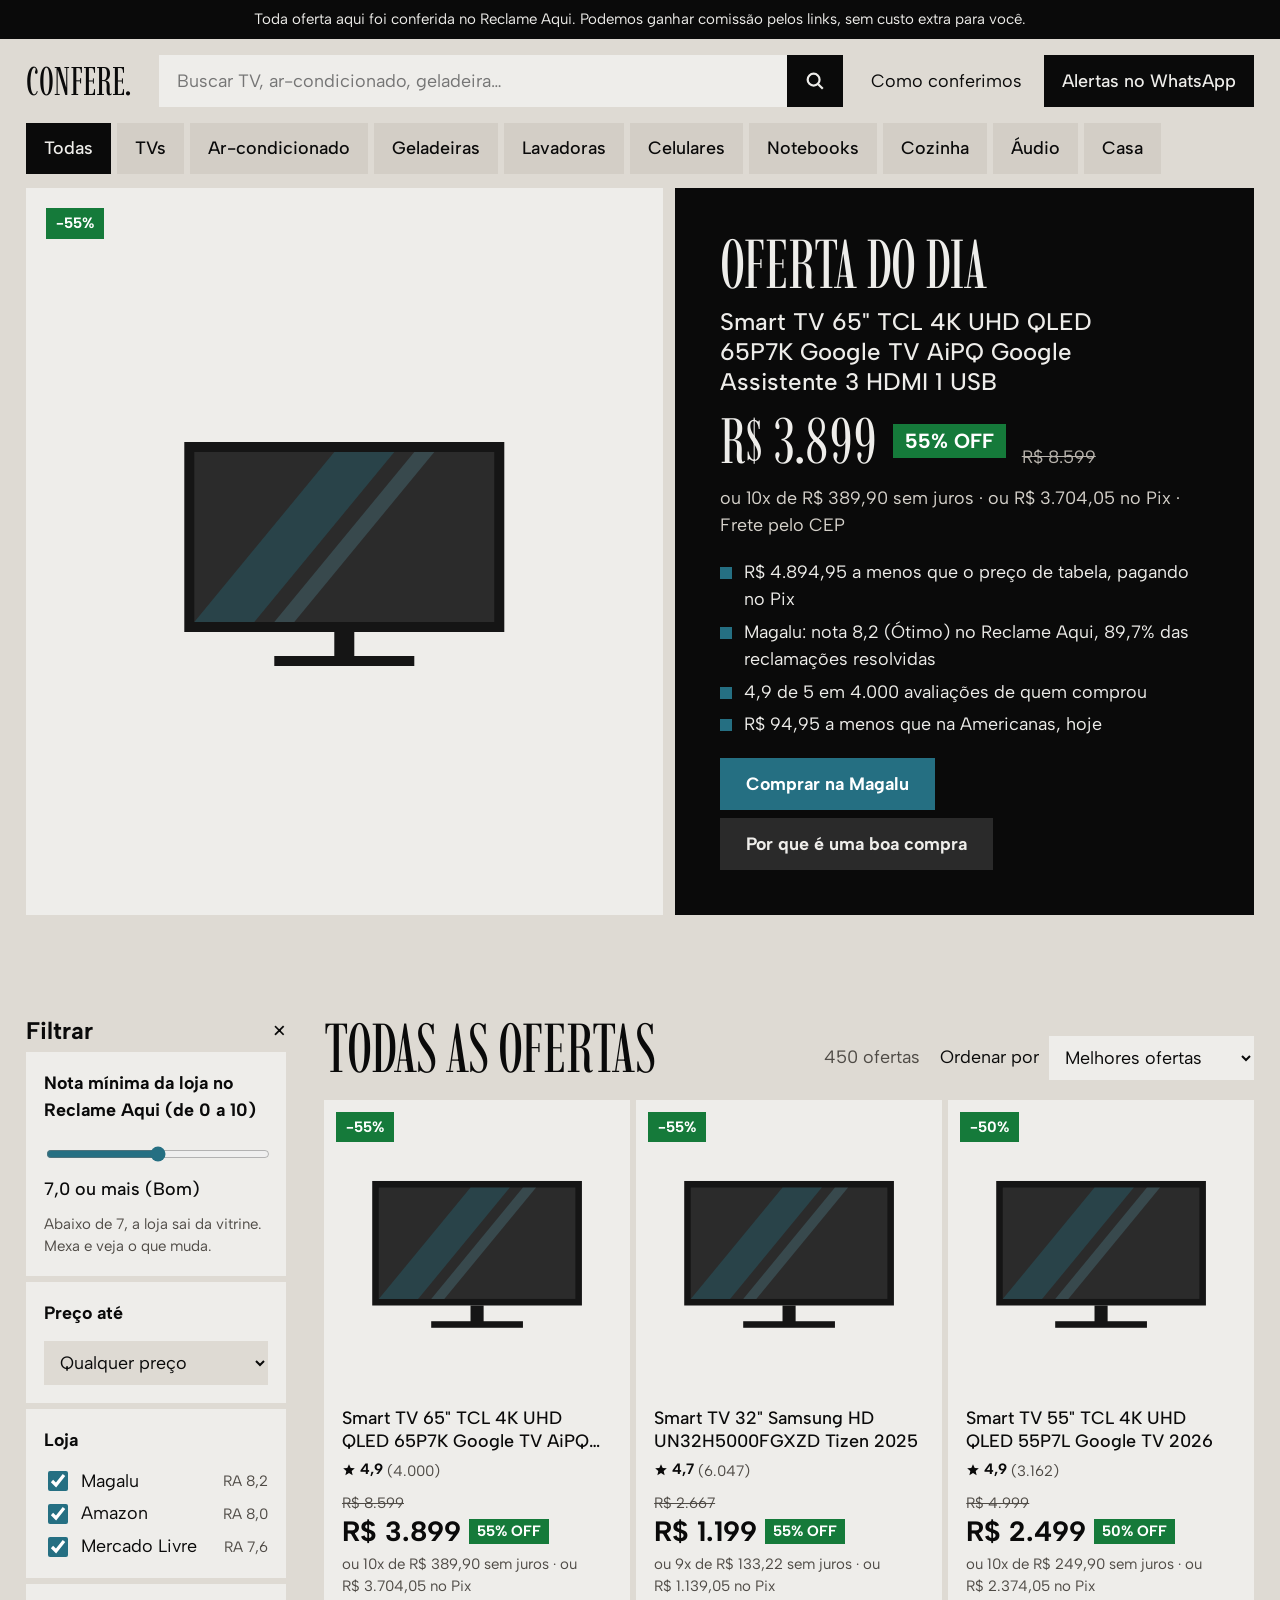
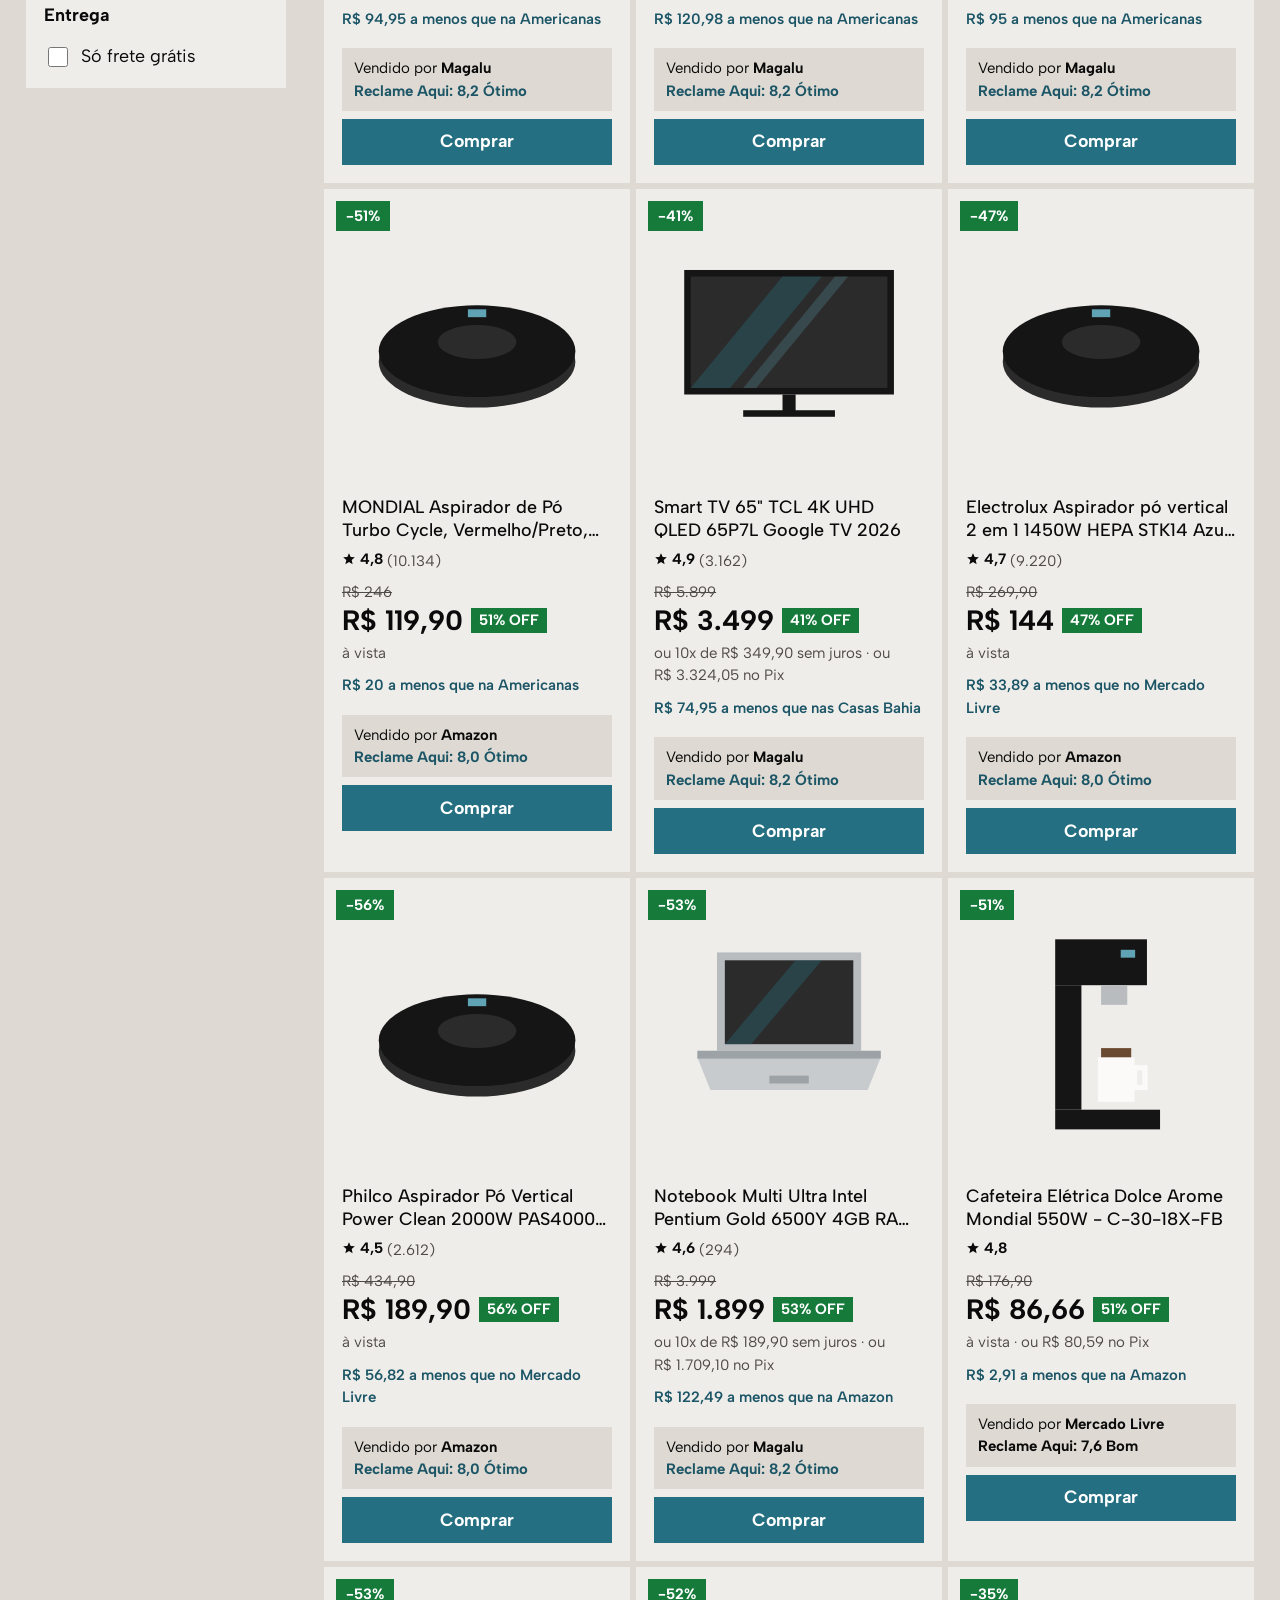
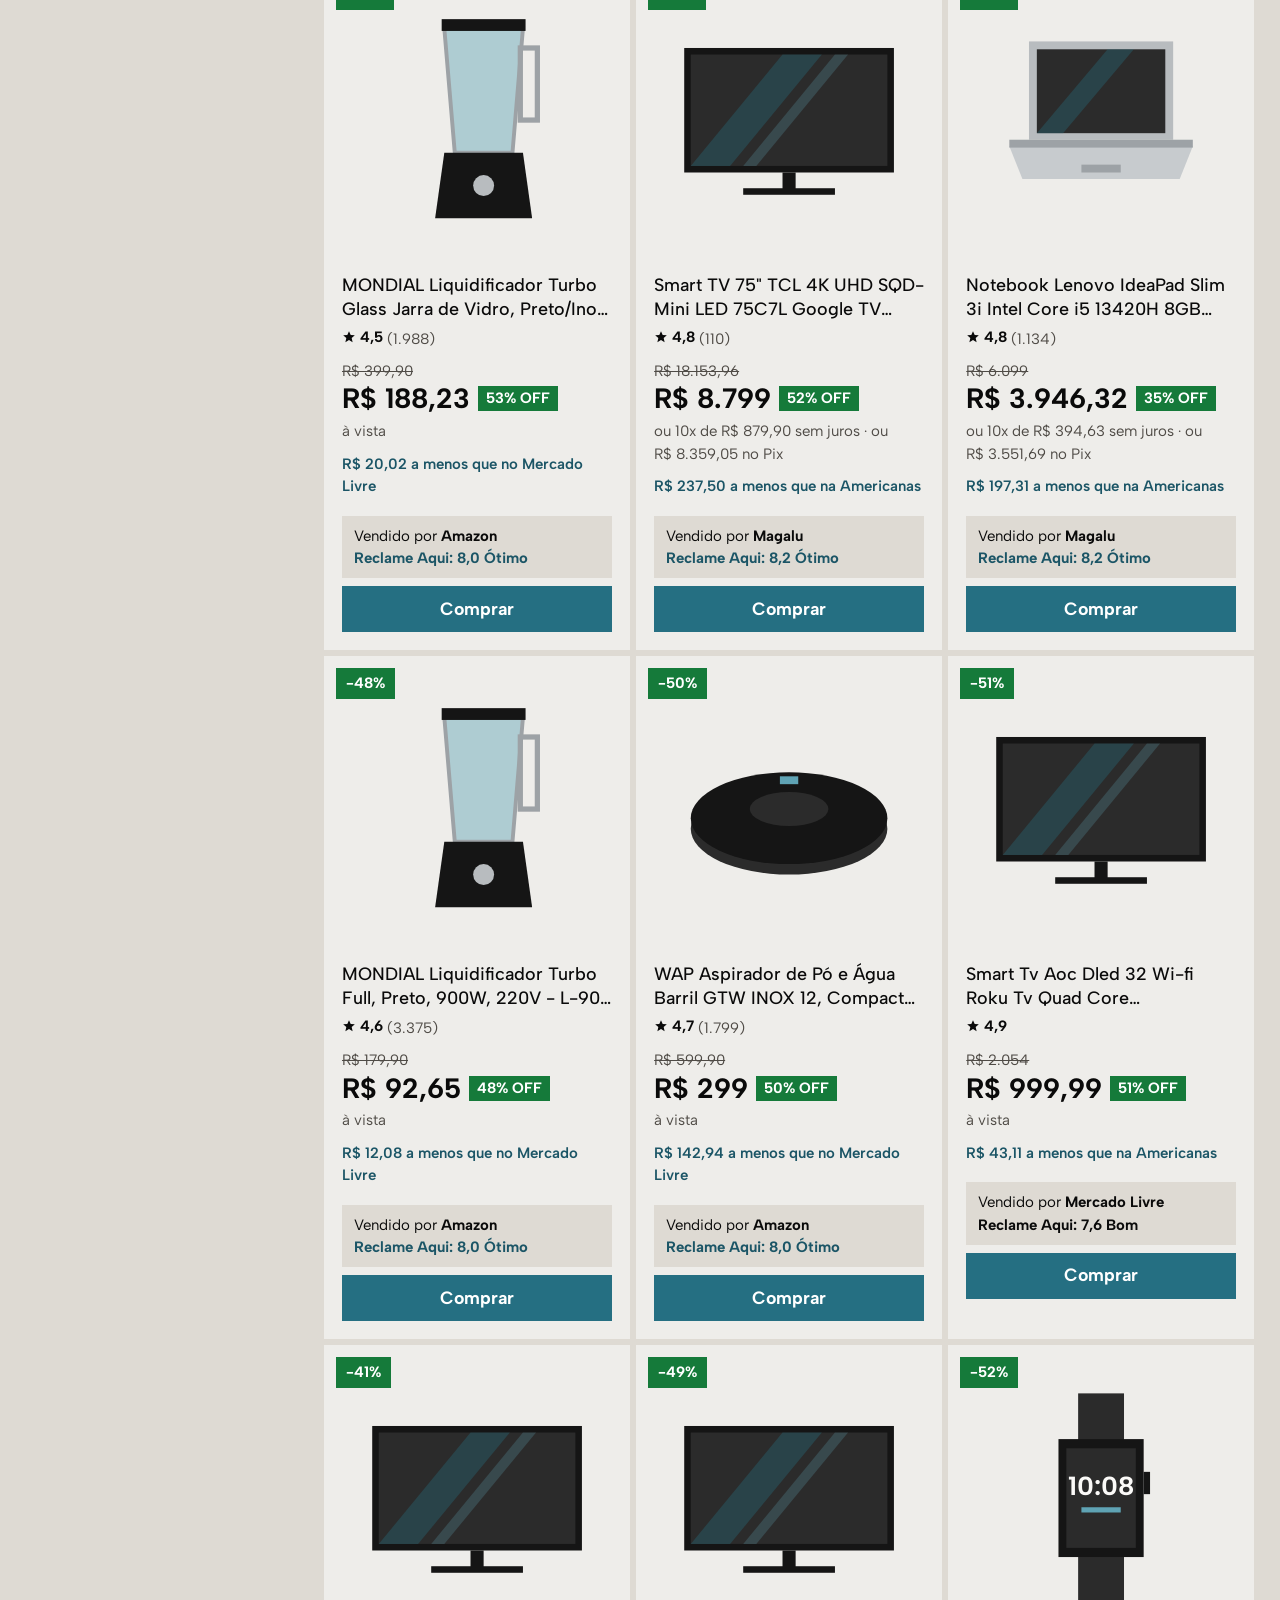
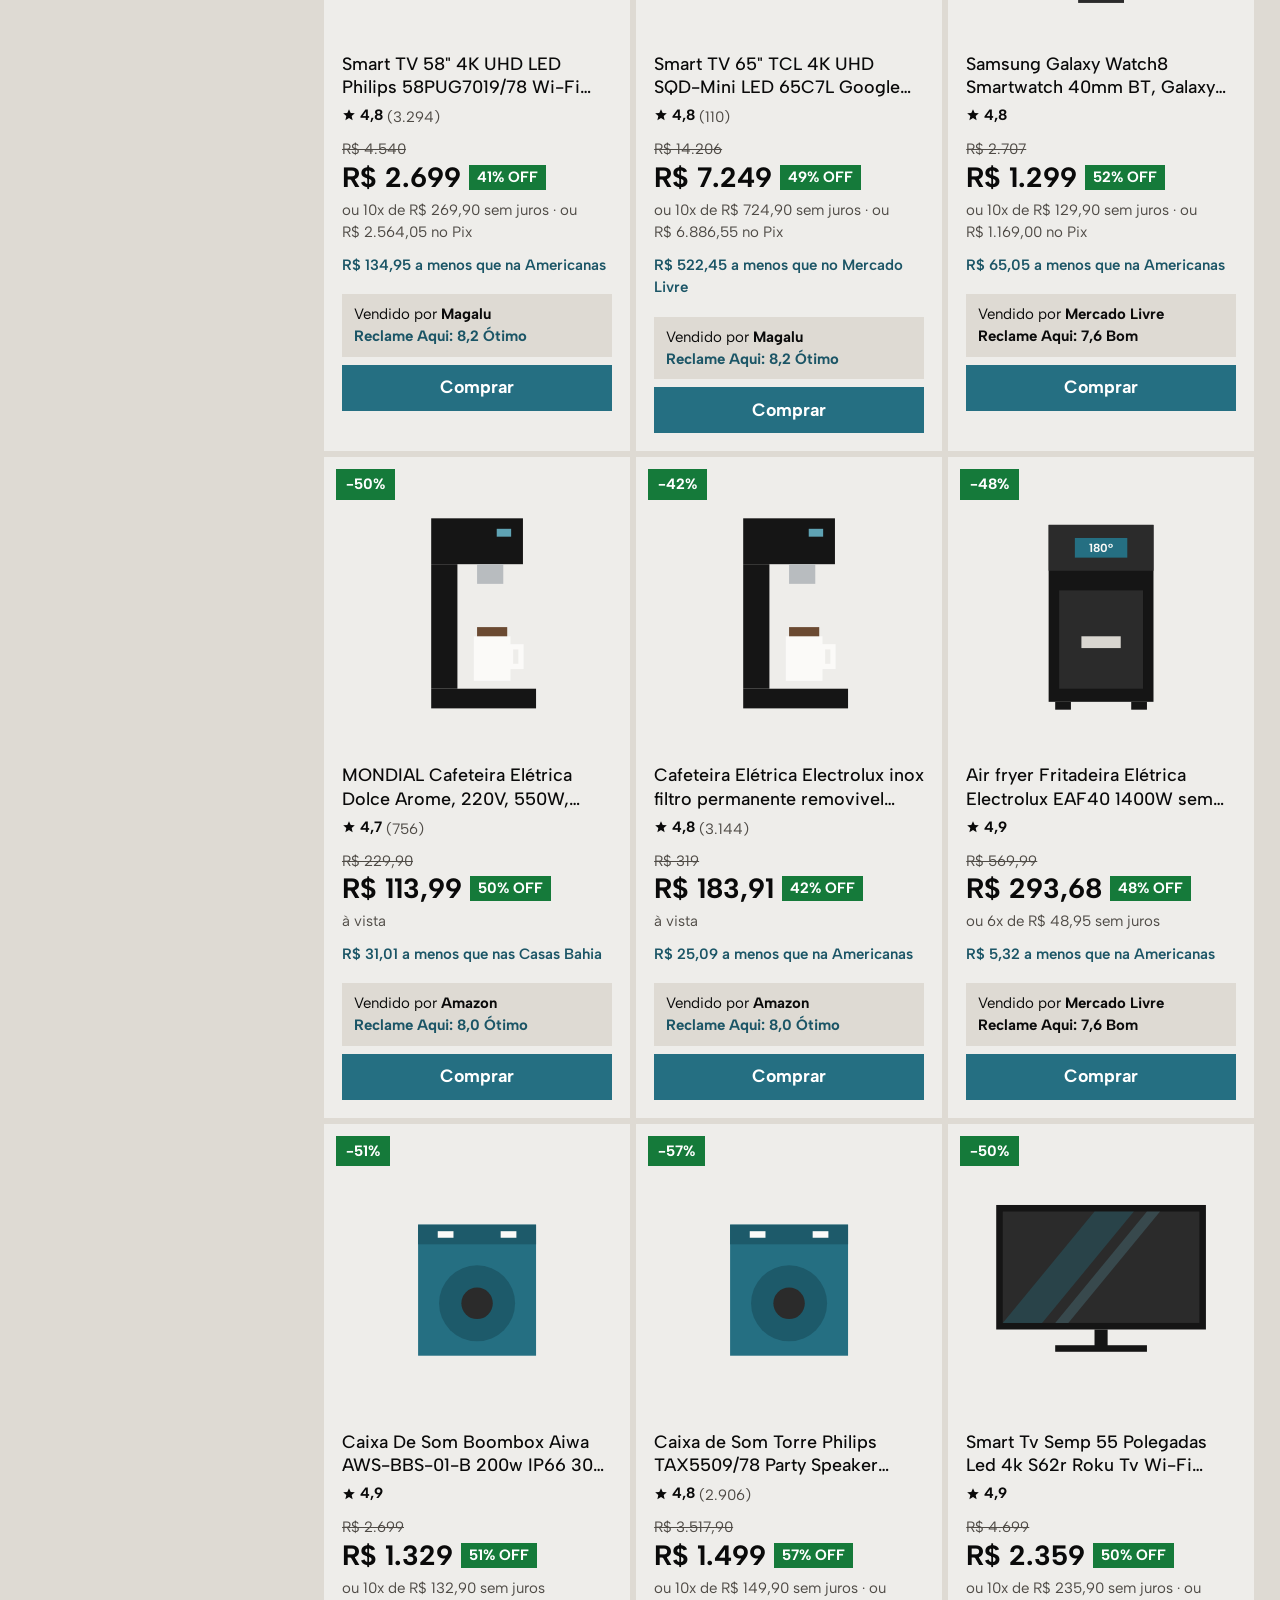
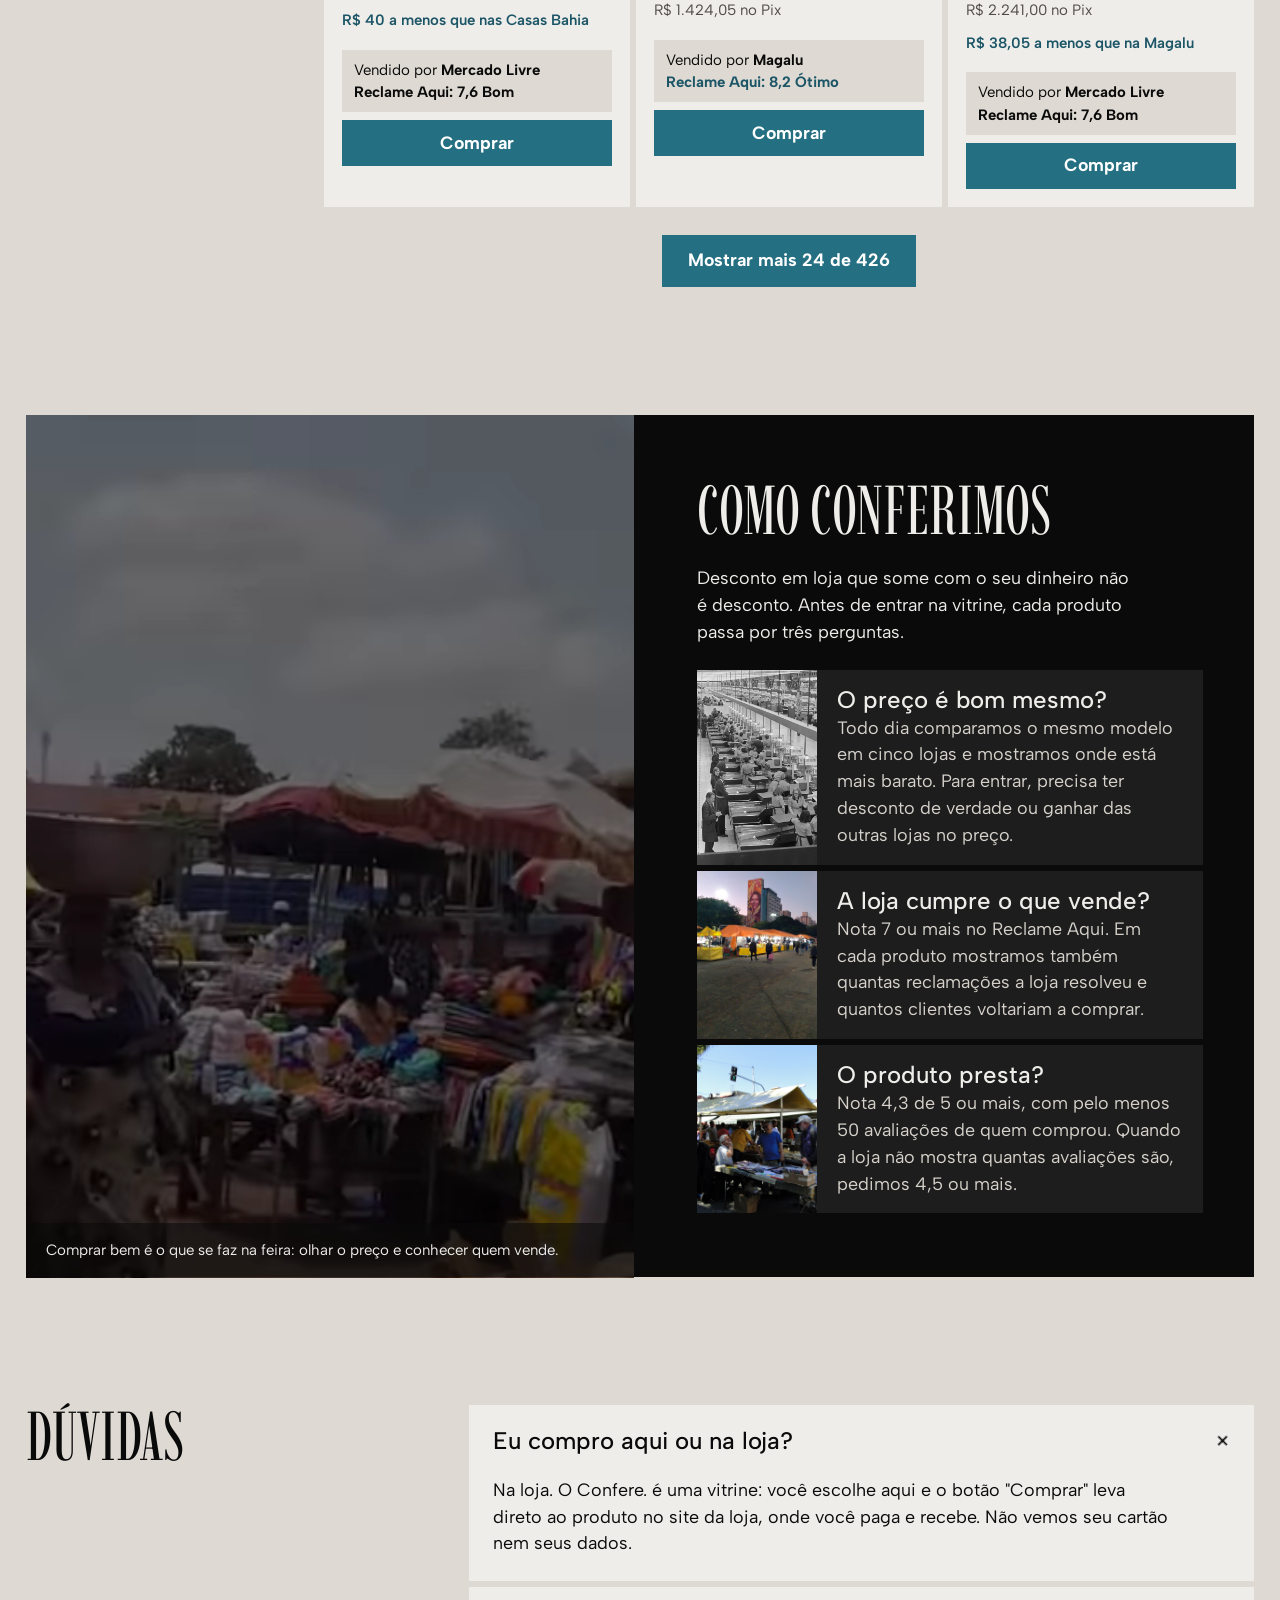
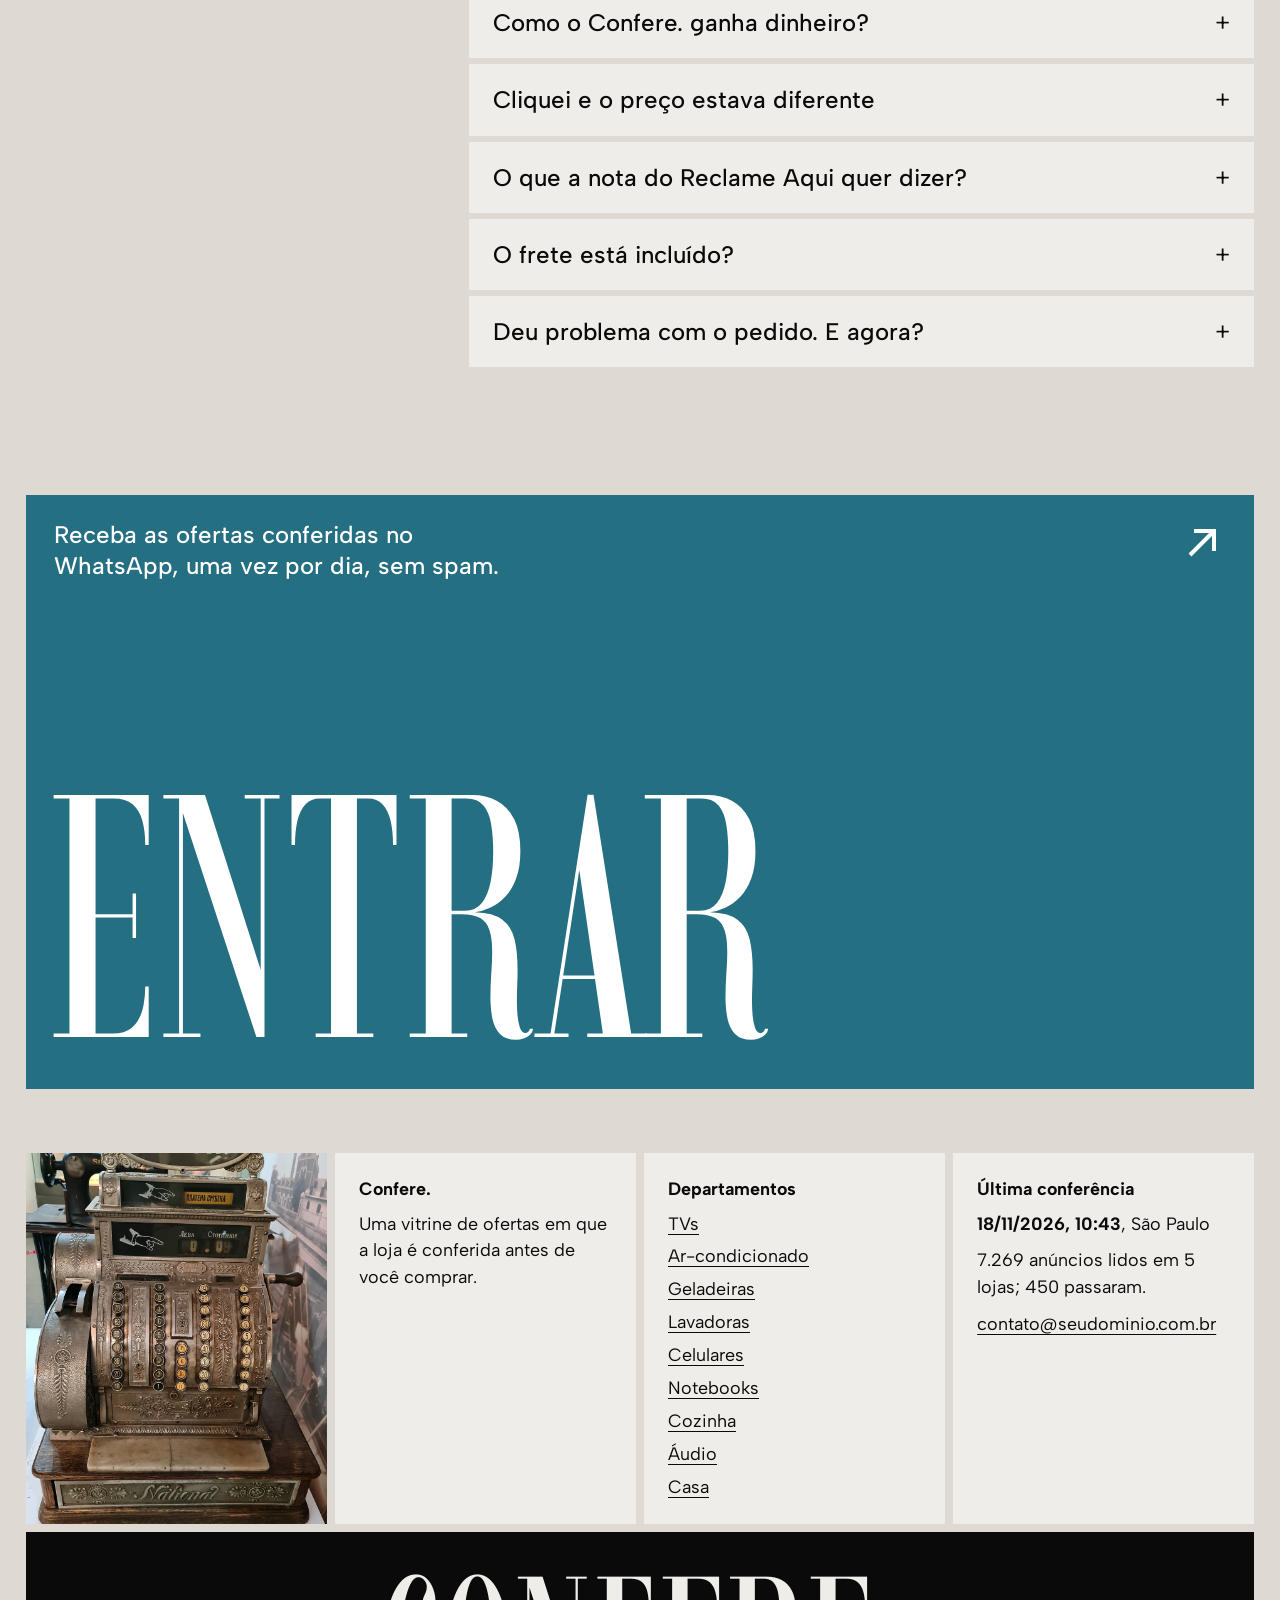
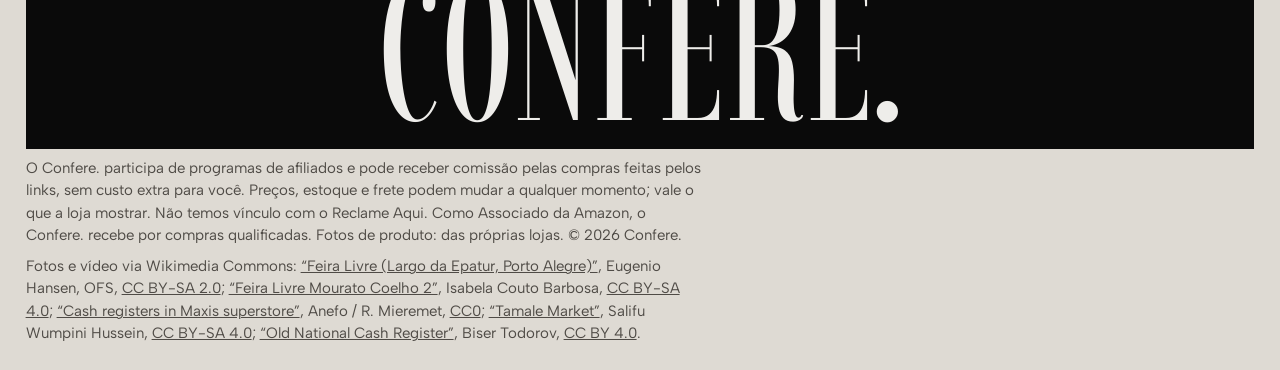
<file: index.html>
<!doctype html>
<html lang="pt-BR">
<head>
<meta charset="utf-8">
<meta name="viewport" content="width=device-width, initial-scale=1">
<title>Confere. Loja de ofertas conferidas</title>
<meta name="description" content="TVs, ar-condicionado, geladeiras, celulares e mais com preço abaixo do normal, só de lojas bem avaliadas no Reclame Aqui.">
<link rel="preconnect" href="https://fonts.googleapis.com">
<link rel="preconnect" href="https://fonts.gstatic.com" crossorigin>
<link href="https://fonts.googleapis.com/css2?family=Imbue:opsz,wght@10..100,400&family=Albert+Sans:wght@400;500;700&display=swap" rel="stylesheet">
<link rel="stylesheet" href="styles.css">
</head>
<body>

<p class="notice">Toda oferta aqui foi conferida no Reclame Aqui. Podemos ganhar comissão pelos links, sem custo extra para você.</p>

<header class="top">
  <a class="logo" href="#" aria-label="Confere., início">Confere.</a>
  <form class="search" role="search" onsubmit="return false">
    <label class="sr" for="busca">Buscar produto</label>
    <input id="busca" type="search" placeholder="Buscar TV, ar-condicionado, geladeira…" autocomplete="off">
    <button type="submit" aria-label="Buscar">
      <svg viewBox="0 0 24 24" aria-hidden="true"><circle cx="10.5" cy="10.5" r="6.5" fill="none" stroke="currentColor" stroke-width="2.4"/><path d="m15.5 15.5 5 5" stroke="currentColor" stroke-width="2.4"/></svg>
    </button>
  </form>
  <nav class="top-links" aria-label="Ajuda">
    <a href="#como">Como conferimos</a>
    <a class="top-cta" href="#alertas">Alertas no WhatsApp</a>
  </nav>
</header>

<nav class="cats" aria-label="Departamentos">
  <div class="cats-row" id="cats"></div>
</nav>

<main>
  <!-- OFERTA DO DIA -->
  <section class="deal" id="destaque" aria-labelledby="deal-title">
    <button class="deal-img" id="deal-img" type="button" aria-label="Ver detalhes da oferta do dia"></button>
    <div class="deal-info">
      <h1 id="deal-title">Oferta do dia</h1>
      <p class="deal-name" id="deal-name"></p>
      <p class="deal-price"><s id="deal-de"></s> <strong id="deal-por"></strong> <b class="pct" id="deal-pct"></b></p>
      <p class="deal-terms" id="deal-terms"></p>
      <ul class="deal-checks" id="deal-checks"></ul>
      <div class="deal-actions">
        <a class="btn" id="deal-buy" href="#" rel="sponsored nofollow noopener" target="_blank">Comprar na loja</a>
        <button class="btn btn-ghost" type="button" id="deal-more">Por que é uma boa compra</button>
      </div>
    </div>
  </section>

  <!-- VITRINE -->
  <section class="shop" id="loja" aria-labelledby="loja-title">
    <aside class="filters" aria-labelledby="filtros-title">
      <details class="filters-box" id="filtros-box" open>
      <summary class="filters-title"><h2 id="filtros-title" style="font:inherit;margin:0">Filtrar</h2></summary>

      <fieldset>
        <legend>Nota mínima da loja no Reclame Aqui (de 0 a 10)</legend>
        <div class="gauge">
          <input type="range" id="nota-min" min="5" max="9" step="0.5" value="7" aria-describedby="nota-help">
          <output id="nota-out" for="nota-min">7,0 ou mais</output>
        </div>
        <p id="nota-help" class="help">Abaixo de 7, a loja sai da vitrine. Mexa e veja o que muda.</p>
      </fieldset>

      <fieldset>
        <legend>Preço até</legend>
        <select id="preco-max" aria-label="Preço máximo">
          <option value="0">Qualquer preço</option>
          <option value="500">R$ 500</option>
          <option value="1000">R$ 1.000</option>
          <option value="2000">R$ 2.000</option>
          <option value="3000">R$ 3.000</option>
        </select>
      </fieldset>

      <fieldset>
        <legend>Loja</legend>
        <div id="lojas-filtro" class="checks"></div>
      </fieldset>

      <fieldset id="frete-box">
        <legend>Entrega</legend>
        <label class="check"><input type="checkbox" id="frete-gratis"> Só frete grátis</label>
      </fieldset>
      </details>
    </aside>

    <div class="results">
      <div class="results-head">
        <h2 id="loja-title">Todas as ofertas</h2>
        <div class="results-tools">
          <p id="count" aria-live="polite"></p>
          <label class="sort">Ordenar por
            <select id="ordem">
              <option value="melhores">Melhores ofertas</option>
              <option value="desconto">Maior desconto</option>
              <option value="menor">Menor preço</option>
              <option value="maior">Maior preço</option>
              <option value="reputacao">Melhor loja</option>
              <option value="avaliacao">Mais bem avaliados</option>
            </select>
          </label>
        </div>
      </div>
      <ul class="grid" id="grid"></ul>
      <button class="btn more" id="mais" type="button" hidden>Mostrar mais</button>
      <div class="empty" id="empty" hidden>
        <p>Nenhuma oferta conferida com esses filtros.</p>
        <button class="btn" type="button" id="limpar">Limpar filtros</button>
      </div>
    </div>
  </section>

  <!-- COMO CONFERIMOS -->
  <section class="how" id="como" aria-labelledby="como-title">
    <figure class="how-photo">
      <video src="assets/tamale-market-no-audio.webm" poster="assets/tamale-market-no-audio-poster.jpg" width="854" height="480" autoplay muted loop playsinline aria-label="Movimento de um grande mercado de rua"></video>
      <figcaption>Comprar bem é o que se faz na feira: olhar o preço e conhecer quem vende.</figcaption>
    </figure>
    <div class="how-text">
      <h2 id="como-title">Como conferimos</h2>
      <p class="how-lead">Desconto em loja que some com o seu dinheiro não é desconto. Antes de entrar na vitrine, cada produto passa por três perguntas.</p>
      <ol class="how-steps">
        <li><img src="assets/kassa-s-maxis-superstore-cash-registers-in.jpg" width="1920" height="2910" alt="Fileira de caixas de supermercado nos anos 1970" loading="lazy"><h3>O preço é bom mesmo?</h3><p>Todo dia comparamos o mesmo modelo em cinco lojas e mostramos onde está mais barato. Para entrar, precisa ter desconto de verdade ou ganhar das outras lojas no preço.</p></li>
        <li><img src="assets/feira-livre-largo-da-epatur-porto-alegre.jpg" width="1920" height="1440" alt="Barracas de feira livre em Porto Alegre" loading="lazy"><h3>A loja cumpre o que vende?</h3><p>Nota 7 ou mais no Reclame Aqui. Em cada produto mostramos também quantas reclamações a loja resolveu e quantos clientes voltariam a comprar.</p></li>
        <li><img src="assets/feira-livre-mourato-coelho-2.jpg" width="1920" height="1440" alt="Barraca de frutas numa feira de São Paulo" loading="lazy"><h3>O produto presta?</h3><p>Nota 4,3 de 5 ou mais, com pelo menos 50 avaliações de quem comprou. Quando a loja não mostra quantas avaliações são, pedimos 4,5 ou mais.</p></li>
      </ol>
    </div>
  </section>

  <!-- DÚVIDAS -->
  <section class="faq" id="duvidas" aria-labelledby="duvidas-title">
    <h2 id="duvidas-title">Dúvidas</h2>
    <div class="faq-list">
      <details open><summary>Eu compro aqui ou na loja?</summary><p>Na loja. O Confere. é uma vitrine: você escolhe aqui e o botão "Comprar" leva direto ao produto no site da loja, onde você paga e recebe. Não vemos seu cartão nem seus dados.</p></details>
      <details><summary>Como o Confere. ganha dinheiro?</summary><p>Os botões de compra são links de afiliado. Quando você compra por eles, a loja nos paga uma pequena comissão. O preço para você é o mesmo, e a comissão nunca decide quem entra: loja com nota baixa fica de fora mesmo pagando mais.</p></details>
      <details><summary>Cliquei e o preço estava diferente</summary><p>Ofertas mudam ao longo do dia. Conferimos todas as lojas uma vez por dia, à noite; a data e a hora da última conferência estão no rodapé. Vale o preço que a loja mostrar na hora da compra.</p></details>
      <details><summary>O que a nota do Reclame Aqui quer dizer?</summary><p>É a reputação calculada com as reclamações dos últimos seis meses: se a loja responde, se resolve e se o cliente voltaria a comprar. De 8 a 10 é Ótimo, de 7 a 7,9 é Bom, de 6 a 6,9 é Regular, de 5 a 5,9 é Ruim e abaixo de 5 é Não recomendada.</p></details>
      <details><summary>O frete está incluído?</summary><p>O preço é do produto. O frete depende do seu CEP: a loja mostra o valor exato, e se há frete grátis, antes de fechar o pedido.</p></details>
      <details><summary>Deu problema com o pedido. E agora?</summary><p>Fale com a loja pelo canal oficial e guarde o número do pedido. Se não resolver em 7 dias, registre no Reclame Aqui e no consumidor.gov.br. Em compras online, você tem 7 dias para desistir, pelo Código de Defesa do Consumidor.</p></details>
    </div>
  </section>

  <!-- ALERTAS -->
  <section class="cta" id="alertas" aria-labelledby="alertas-title">
    <a class="cta-band" id="cta-link" href="https://chat.whatsapp.com/SEU-GRUPO-AQUI" rel="noopener" target="_blank">
      <h2 id="alertas-title" class="cta-say">Receba as ofertas conferidas no WhatsApp, uma vez por dia, sem spam.</h2>
      <svg class="cta-arrow" viewBox="0 0 48 48" aria-hidden="true"><path d="M12 36 36 12M16 12h20v20" fill="none" stroke="currentColor" stroke-width="4"/></svg>
      <span class="cta-word" aria-hidden="true">Entrar</span>
    </a>
  </section>
</main>

<footer class="foot">
  <div class="foot-cols">
    <div class="foot-photo"><img src="assets/old-national-cash-register.jpg" width="1920" height="3018" alt="Caixa registradora antiga de metal trabalhado, num museu" loading="lazy"></div>
    <div>
      <h2 class="foot-h">Confere.</h2>
      <p>Uma vitrine de ofertas em que a loja é conferida antes de você comprar.</p>
    </div>
    <div>
      <h2 class="foot-h">Departamentos</h2>
      <ul id="foot-cats"></ul>
    </div>
    <div>
      <h2 class="foot-h">Última conferência</h2>
      <p><strong id="last-check">hoje, 08:00</strong>, <span id="city">São Paulo</span></p>
      <p id="analise"></p>
      <p><a id="mail" href="mailto:contato@seudominio.com.br">contato@seudominio.com.br</a></p>
    </div>
  </div>
  <div class="foot-mark"><p aria-hidden="true">Confere.</p></div>
  <p class="legal">O Confere. participa de programas de afiliados e pode receber comissão pelas compras feitas pelos links, sem custo extra para você. Preços, estoque e frete podem mudar a qualquer momento; vale o que a loja mostrar. Não temos vínculo com o Reclame Aqui. Como Associado da Amazon, o Confere. recebe por compras qualificadas. Fotos de produto: das próprias lojas. © 2026 Confere.</p>
  <p class="legal">Fotos e vídeo via Wikimedia Commons: <a href="https://commons.wikimedia.org/w/index.php?curid=119557420">“Feira Livre (Largo da Epatur, Porto Alegre)”</a>, Eugenio Hansen, OFS, <a href="https://creativecommons.org/licenses/by-sa/2.0/">CC BY-SA 2.0</a>; <a href="https://commons.wikimedia.org/w/index.php?curid=51682010">“Feira Livre Mourato Coelho 2”</a>, Isabela Couto Barbosa, <a href="https://creativecommons.org/licenses/by-sa/4.0/">CC BY-SA 4.0</a>; <a href="https://commons.wikimedia.org/w/index.php?curid=19488105">“Cash registers in Maxis superstore”</a>, Anefo / R. Mieremet, <a href="https://creativecommons.org/publicdomain/zero/1.0/deed.en/">CC0</a>; <a href="https://commons.wikimedia.org/wiki/File:Tamale_Market_(No_Audio).webm">“Tamale Market”</a>, Salifu Wumpini Hussein, <a href="https://creativecommons.org/licenses/by-sa/4.0">CC BY-SA 4.0</a>; <a href="https://commons.wikimedia.org/w/index.php?curid=99466496">“Old National Cash Register”</a>, Biser Todorov, <a href="https://creativecommons.org/licenses/by/4.0/">CC BY 4.0</a>.</p>
</footer>

<!-- PÁGINA DO PRODUTO -->
<dialog class="pdp" id="pdp" aria-labelledby="pdp-name">
  <form method="dialog" class="pdp-close-row"><button class="pdp-close">Fechar</button></form>
  <div class="pdp-body">
    <div class="pdp-img" id="pdp-img"></div>
    <div class="pdp-info">
      <p class="pdp-cat" id="pdp-cat"></p>
      <h2 id="pdp-name"></h2>
      <p class="pdp-rating" id="pdp-rating"></p>
      <p class="pdp-price"><s id="pdp-de"></s> <strong id="pdp-por"></strong> <b class="pct" id="pdp-pct"></b></p>
      <p class="pdp-terms" id="pdp-terms"></p>
      <a class="btn btn-wide" id="pdp-buy" href="#" rel="sponsored nofollow noopener" target="_blank">Comprar na loja</a>
      <p class="pdp-note">Você vai para o site da loja para pagar e receber.</p>
    </div>
  </div>
  <div class="pdp-why">
    <h3>Por que é uma boa compra</h3>
    <div class="why-grid">
      <div class="why-box" id="why-preco"></div>
      <div class="why-box" id="why-loja"></div>
      <div class="why-box" id="why-produto"></div>
    </div>
  </div>
</dialog>

<script src="ofertas.js"></script>
<script src="ilustracoes.js"></script>
<script src="app.js"></script>
</body>
</html>
</file>
<file: styles.css>
/* Confere. · loja de ofertas conferidas */
:root {
  --bg: #dedad3;
  --surface: #d3cec6;
  --surface-2: #c6c0b6;
  --paper: #eeedea;
  --ink: #0a0a0a;
  --muted: #4f4b46;
  --accent: #256f82;
  --verde: #157a3a;
  --accent-ink: #ffffff;
  --sale: #256f82;

  --display: "Imbue", "Times New Roman", serif;
  --text: "Albert Sans", system-ui, sans-serif;

  --step-small: 0.9375rem;
  --step-body: clamp(1rem, 0.96rem + 0.2vw, 1.125rem);
  --step-lead: clamp(1.25rem, 1.1rem + 0.6vw, 1.5rem);
  --step-head: clamp(2.5rem, 1.6rem + 3.4vw, 4.5rem);

  --m: clamp(16px, 2vw, 32px);
  --gap: 12px;
  --section: clamp(96px, 10vw, 160px);
  --ease: cubic-bezier(.16, 1, .3, 1);
}

*, *::before, *::after { box-sizing: border-box; }
html { scroll-behavior: smooth; -webkit-text-size-adjust: 100%; }
body { margin: 0; background: var(--bg); color: var(--ink); font: 400 var(--step-body)/1.5 var(--text); overflow-x: hidden; }
img, svg { display: block; max-width: 100%; }
a { color: inherit; }
h1, h2, h3, p, ul, ol, figure, fieldset { margin: 0; }
ul, ol { padding: 0; list-style: none; }
button, input, select { font: inherit; color: inherit; }
:focus-visible { outline: 3px solid var(--accent); outline-offset: 2px; }
::selection { background: var(--accent); color: var(--accent-ink); }
.sr { position: absolute; width: 1px; height: 1px; overflow: hidden; clip-path: inset(50%); white-space: nowrap; }

.btn {
  display: inline-flex; align-items: center; justify-content: center;
  min-height: 52px; padding: 0 26px;
  background: var(--accent); color: var(--accent-ink);
  border: 0; font-weight: 700; text-decoration: none; cursor: pointer;
  transition: background-color .2s, transform .15s;
}
.btn:hover { background: var(--ink); }
.btn:active { transform: scale(.97); }
.btn-ghost { background: var(--surface-2); color: var(--ink); }
.btn-ghost:hover { background: var(--ink); color: var(--paper); }
.btn-wide { width: 100%; }

/* ---------- topo ---------- */
.notice { background: var(--ink); color: var(--paper); text-align: center; padding: 8px var(--m); font-size: var(--step-small); }
.top {
  display: grid; grid-template-columns: auto minmax(0, 1fr) auto; align-items: center; gap: 28px;
  padding: 16px var(--m);
}
.logo { font: 400 40px/1 var(--display); text-transform: uppercase; text-decoration: none; }
.search { display: flex; max-width: 720px; width: 100%; justify-self: center; }
.search input {
  flex: 1; min-width: 0; height: 52px; padding: 0 18px;
  background: var(--paper); border: 0; outline-offset: -3px;
}
.search button { width: 56px; height: 52px; border: 0; background: var(--ink); color: var(--paper); display: grid; place-items: center; cursor: pointer; transition: background-color .2s; }
.search button:hover { background: var(--accent); }
.search svg { width: 22px; height: 22px; }
.top-links { display: flex; align-items: center; gap: 22px; }
.top-links a { text-decoration: underline 2px transparent; text-underline-offset: 5px; transition: text-decoration-color .2s; white-space: nowrap; }
.top-links a:hover { text-decoration-color: currentColor; }
.top-cta { background: var(--ink); color: var(--paper); padding: 13px 18px; font-weight: 500; }
.top-cta:hover { background: var(--accent); }

.cats { padding: 0 var(--m); }
.cats-row { display: flex; gap: 6px; overflow-x: auto; scrollbar-width: none; padding-bottom: 2px; }
.cats-row::-webkit-scrollbar { display: none; }
.cat {
  position: relative; flex: none; padding: 12px 18px; background: var(--surface); border: 0; cursor: pointer; font-weight: 500; white-space: nowrap;
  transition: background-color .2s, color .2s;
}
.cat:hover { background: var(--surface-2); }
.cat[aria-pressed="true"] { background: var(--ink); color: var(--paper); }

/* ---------- oferta do dia ---------- */
.deal {
  display: grid; grid-template-columns: minmax(0, 1.1fr) minmax(0, 1fr); gap: var(--gap);
  margin: 12px var(--m) 0;
}
.deal-img { background: var(--paper); border: 0; padding: clamp(20px, 3vw, 40px); cursor: zoom-in; position: relative; display: grid; place-items: center; }
.deal-img svg, .deal-img img { width: 100%; max-height: 400px; margin: auto; object-fit: contain; transition: transform .6s var(--ease); }
.deal-img:hover svg, .deal-img:hover img { transform: scale(1.03); }
.deal-img .off { position: absolute; top: 20px; left: 20px; }
.deal-info { background: var(--ink); color: var(--paper); padding: clamp(28px, 3.5vw, 48px); display: flex; flex-direction: column; gap: 12px; justify-content: center; }
.deal-info h1 { font: 400 var(--step-head)/0.9 var(--display); text-transform: uppercase; letter-spacing: -0.01em; }
.deal-name { font: 500 var(--step-lead)/1.25 var(--text); max-width: 26ch; }
.deal-price { display: flex; align-items: baseline; gap: 16px; flex-wrap: wrap; }
.deal-price s { color: #b9b4ad; order: 2; }
.deal-price strong { font: 400 clamp(56px, 5vw, 84px)/1 var(--display); }
.deal-terms { color: #d6d2cb; }
.deal-checks { display: grid; gap: 6px; margin: 8px 0; }
.deal-checks li { display: flex; gap: 12px; align-items: baseline; }
.deal-checks li::before { content: ""; flex: none; width: 12px; height: 12px; background: var(--accent); transform: translateY(1px); }
.deal-actions { display: flex; flex-wrap: wrap; gap: 8px; }
.deal .btn-ghost { background: #2a2a2a; color: var(--paper); }
.deal .btn-ghost:hover { background: var(--paper); color: var(--ink); }

/* ---------- vitrine ---------- */
.shop { display: grid; grid-template-columns: 260px minmax(0, 1fr); gap: clamp(20px, 3vw, 40px); padding: clamp(72px, 8vw, 120px) var(--m) 0; align-items: start; }
.filters { position: sticky; top: 16px; display: grid; gap: 6px; }
.filters-title { font: 700 var(--step-lead)/1.2 var(--text); margin-bottom: 6px; list-style: none; cursor: pointer; display: flex; justify-content: space-between; }
.filters-title::-webkit-details-marker { display: none; }
.filters-title::after { content: "+"; font-weight: 400; transition: transform .3s var(--ease); }
.filters-box[open] .filters-title::after { transform: rotate(45deg); }
.filters-box { display: grid; gap: 6px; }
.filters-box > fieldset + fieldset { margin-top: 6px; }
.filters fieldset { min-width: 0; border: 0; padding: 18px; background: var(--paper); display: grid; gap: 10px; }
.filters legend { float: left; width: 100%; font-weight: 700; padding: 0; margin-bottom: 4px; }
.gauge { display: grid; gap: 6px; }
.gauge input { width: 100%; accent-color: var(--accent); height: 28px; cursor: pointer; }
.gauge output { font-weight: 500; }
.help { font-size: var(--step-small); color: var(--muted); }
.filters select, .sort select { height: 44px; padding: 0 12px; background: var(--bg); border: 0; cursor: pointer; }
.filters select { width: 100%; }
.checks { display: grid; gap: 6px; }
.check { display: flex; gap: 10px; align-items: center; cursor: pointer; }
.check input { width: 20px; height: 20px; accent-color: var(--accent); }
.check small { margin-left: auto; color: var(--muted); font-size: var(--step-small); }

.results-head { display: flex; justify-content: space-between; align-items: end; gap: 16px 24px; flex-wrap: wrap; margin-bottom: 20px; }
.results-head h2 { font: 400 var(--step-head)/0.9 var(--display); text-transform: uppercase; letter-spacing: -0.01em; }
.results-tools { display: flex; align-items: center; gap: 20px; flex-wrap: wrap; }
#count { color: var(--muted); }
.sort { display: flex; align-items: center; gap: 10px; }
.sort select { background: var(--paper); }

.grid { display: grid; grid-template-columns: repeat(auto-fill, minmax(230px, 1fr)); gap: 6px; }
.card { background: var(--paper); display: flex; flex-direction: column; position: relative; transition: background-color .2s; }
.card:hover { background: #f7f6f3; }
.card-open { all: unset; cursor: pointer; display: block; }
.card-open:focus-visible { outline: 3px solid var(--accent); outline-offset: -3px; }
.card-img { aspect-ratio: 1; padding: 22px; display: grid; place-items: center; position: relative; }
.card-img { overflow: hidden; }
/* a foto ocupa o quadro do card, seja qual for a proporção dela */
.card-img svg, .card-img img { position: absolute; inset: 22px; width: calc(100% - 44px); height: calc(100% - 44px); object-fit: contain; transition: transform .45s var(--ease); }
.card:hover .card-img svg, .card:hover .card-img img { transform: scale(1.05); }
/* fotos das lojas vêm com fundo branco: o branco some no papel */
.card-img img, .deal-img img, .pdp-img img { mix-blend-mode: multiply; }
.deal-price s:empty, .pdp-price s:empty { display: none; }
.off { position: absolute; top: 12px; left: 12px; background: var(--verde); color: #fff; font-weight: 700; padding: 4px 10px; font-size: var(--step-small); }
.card-body { padding: 0 18px 8px; display: grid; gap: 6px; }
.card-name { font-weight: 500; line-height: 1.3; display: -webkit-box; -webkit-line-clamp: 2; -webkit-box-orient: vertical; overflow: hidden; min-height: 2.6em; }
.stars { font-size: var(--step-small); color: var(--muted); }
.stars b { color: var(--ink); display: inline-flex; align-items: center; gap: 4px; }
.star { width: 14px; height: 14px; fill: var(--ink); }
.price s { color: var(--muted); font-size: var(--step-small); }
.price strong { display: inline-block; font-size: 28px; line-height: 1.1; font-weight: 700; font-variant-numeric: tabular-nums; }
/* desconto em verde ao lado do preço: é o primeiro número que o olho procura */
.price-row { display: flex; align-items: center; gap: 8px; flex-wrap: wrap; }
.pct { background: var(--verde); color: #fff; font-weight: 700; font-size: var(--step-small); line-height: 1; padding: 5px 8px; white-space: nowrap; font-variant-numeric: tabular-nums; }
.pct:empty { display: none; }
.deal-price .pct, .pdp-price .pct { order: 1; font-size: clamp(18px, 1.6vw, 24px); padding: 7px 12px; align-self: center; }
.terms { font-size: var(--step-small); color: var(--muted); }
.store { margin: 10px 18px 0; padding: 10px 12px; background: var(--bg); font-size: var(--step-small); display: grid; gap: 2px; line-height: 1.35; }
.store b { font-weight: 700; }
.ra { font-weight: 700; }
.ra-otimo { color: #1b5566; }
.card-buy { margin: 8px 18px 18px; min-height: 46px; }

.empty[hidden] { display: none; }
.more { justify-self: center; margin: 28px auto 0; display: block; }
.more[hidden] { display: none; }
.beats { color: #1b5566; font-weight: 600; font-size: var(--step-small); margin-top: 4px; }
.empty { background: var(--paper); padding: 48px 24px; display: grid; gap: 16px; justify-items: start; }

/* ---------- como conferimos ---------- */
.how { display: grid; grid-template-columns: minmax(0, 1fr) minmax(0, 1fr); gap: var(--gap); margin: var(--section) var(--m) 0; background: var(--ink); color: var(--paper); }
.how-photo { position: relative; min-height: 520px; }
.how-photo video { position: absolute; inset: 0; width: 100%; height: 100%; object-fit: cover; }
.how-photo figcaption { position: absolute; left: 0; right: 0; bottom: 0; padding: 16px 20px; background: rgba(10, 10, 10, .6); font-size: var(--step-small); }
.how-text { padding: clamp(32px, 5vw, 72px) clamp(24px, 4vw, 64px); display: grid; gap: 24px; align-content: center; }
.how-text h2 { font: 400 var(--step-head)/0.9 var(--display); text-transform: uppercase; }
.how-lead { max-width: 40ch; }
.how-steps { display: grid; gap: 6px; counter-reset: s; }
.how-steps li { background: #1d1d1d; display: grid; grid-template-columns: 120px minmax(0, 1fr); column-gap: 20px; align-items: center; }
.how-steps li img { grid-row: 1 / 3; width: 120px; height: 100%; min-height: 120px; object-fit: cover; }
.how-steps li h3 { padding-top: 16px; }
.how-steps li p { padding: 0 20px 16px 0; }
.how-steps h3 { font: 500 var(--step-lead)/1.2 var(--text); }
.how-steps p { color: #d6d2cb; }

/* ---------- dúvidas ---------- */
.faq { display: grid; grid-template-columns: minmax(0, 1fr) minmax(0, 2fr); gap: clamp(24px, 4vw, 64px); padding: var(--section) var(--m) 0; align-items: start; }
.faq h2 { font: 400 var(--step-head)/0.9 var(--display); text-transform: uppercase; position: sticky; top: 24px; }
.faq-list { display: grid; gap: 6px; }
.faq details { background: var(--paper); }
.faq summary { cursor: pointer; list-style: none; padding: 20px 24px; font: 500 var(--step-lead)/1.3 var(--text); display: flex; justify-content: space-between; gap: 16px; transition: background-color .2s; }
.faq summary::-webkit-details-marker { display: none; }
.faq summary::after { content: "+"; font-weight: 400; transition: transform .3s var(--ease); }
.faq details[open] summary::after { transform: rotate(45deg); }
.faq summary:hover { background: #f7f6f3; }
.faq details p { padding: 0 24px 24px; max-width: 66ch; }

/* ---------- alertas ---------- */
.cta { padding: var(--section) var(--m) 0; }
.cta-band { position: relative; display: block; min-height: 66svh; background: var(--accent); color: var(--accent-ink); text-decoration: none; overflow: hidden; transition: background-color .2s, color .2s; }
.cta-say { position: absolute; top: 24px; left: 28px; max-width: 30ch; font: 500 var(--step-lead)/1.3 var(--text); }
.cta-arrow { position: absolute; top: 24px; right: 28px; width: 48px; height: 48px; transition: transform .3s var(--ease); }
.cta-word { position: absolute; left: 20px; right: 20px; bottom: 0; font: 400 clamp(88px, 27vw, 420px)/1 var(--display); text-transform: uppercase; letter-spacing: -0.01em; white-space: nowrap; }
.cta-band:hover, .cta-band:focus-visible { background: var(--ink); color: var(--paper); }
.cta-band:hover .cta-arrow { transform: translate(6px, -6px); }

/* ---------- rodapé ---------- */
.foot { padding: 64px var(--m) var(--m); display: grid; gap: 8px; }
.foot-cols { display: grid; grid-template-columns: repeat(4, minmax(0, 1fr)); gap: 8px; }
.foot-photo { padding: 0 !important; overflow: hidden; min-height: 220px; position: relative; }
.foot-photo img { position: absolute; inset: 0; width: 100%; height: 100%; object-fit: cover; }
.foot-cols > div { background: var(--paper); padding: 24px; display: grid; gap: 10px; align-content: start; }
.foot-h { font: 700 var(--step-body)/1.3 var(--text); }
.foot-cols ul { display: grid; gap: 6px; }
.foot-cols a { text-underline-offset: 4px; overflow-wrap: anywhere; }
.foot-mark { background: var(--ink); color: var(--paper); display: grid; place-items: center; overflow: hidden; padding: 24px 0 8px; }
.foot-mark p { font: 400 clamp(72px, 16vw, 260px)/0.9 var(--display); text-transform: uppercase; }
.legal { font-size: var(--step-small); color: var(--muted); max-width: 75ch; }

/* ---------- página do produto ---------- */
.pdp { width: min(1100px, calc(100% - 32px)); max-height: calc(100svh - 32px); padding: 0; border: 0; background: var(--bg); color: var(--ink); overflow: auto; box-shadow: 0 24px 80px rgba(0, 0, 0, .35); } /* taste-skill-ignore: diálogo flutuante */
.pdp::backdrop { background: rgba(10, 10, 10, .6); }
.pdp[open] { animation: pdp-in .4s var(--ease); }
@keyframes pdp-in { from { opacity: 0; transform: translateY(24px); } to { opacity: 1; transform: none; } }
.pdp-close-row { display: flex; justify-content: flex-end; padding: 12px 12px 0; position: sticky; top: 0; z-index: 2; }
.pdp-close { border: 0; background: var(--ink); color: var(--paper); padding: 10px 16px; cursor: pointer; font-weight: 500; }
.pdp-body { display: grid; grid-template-columns: minmax(0, 1fr) minmax(0, 1fr); gap: var(--gap); padding: 12px; }
.pdp-img { background: var(--paper); padding: 32px; display: grid; place-items: center; position: relative; }
.pdp-img svg, .pdp-img img { width: 100%; max-height: 440px; object-fit: contain; }
.pdp-info { padding: 12px 12px 12px 20px; display: grid; gap: 12px; align-content: start; }
.pdp-cat { color: var(--muted); font-size: var(--step-small); }
.pdp-info h2 { font: 500 clamp(1.5rem, 1.2rem + 1vw, 2rem)/1.15 var(--text); }
.pdp-price { display: flex; align-items: baseline; gap: 16px; flex-wrap: wrap; }
.pdp-price s { color: var(--muted); order: 2; }
.pdp-price strong { font: 400 clamp(56px, 5vw, 80px)/1 var(--display); }
.pdp-note { font-size: var(--step-small); color: var(--muted); }
.pdp-why { padding: 12px 12px 24px; }
.pdp-why h3 { font: 400 40px/1 var(--display); text-transform: uppercase; margin: 12px 0 14px 8px; }
.why-grid { display: grid; grid-template-columns: repeat(3, minmax(0, 1fr)); gap: 6px; }
.why-box { background: var(--paper); padding: 20px; display: grid; gap: 10px; align-content: start; }
.why-box h4 { margin: 0; font-size: var(--step-lead); font-weight: 500; display: flex; gap: 10px; align-items: center; }
.why-box h4::before { content: ""; width: 14px; height: 14px; background: var(--accent); flex: none; }
.why-box.fail h4::before { background: #8a2c1d; }
.bars { display: grid; gap: 6px; }
.bars div { display: grid; grid-template-columns: 7.5em minmax(0, 1fr) auto; gap: 8px; align-items: center; font-size: var(--step-small); font-variant-numeric: tabular-nums; }
.bars i { display: block; height: 14px; background: var(--surface-2); transform-origin: left; animation: grow .8s var(--ease) both; }
.bars .now i { background: var(--accent); }
@keyframes grow { from { transform: scaleX(0); } }
.nums { display: grid; grid-template-columns: repeat(3, minmax(0, 1fr)); gap: 6px; }
.nums div { background: var(--bg); padding: 10px; font-size: var(--step-small); }
.nums strong { display: block; font: 400 32px/1 var(--display); margin-bottom: 4px; }

/* ---------- entradas ---------- */
.js .rise { opacity: 0; transform: translateY(20px); transition: opacity .6s var(--ease), transform .6s var(--ease); }
.js .rise.is-in { opacity: 1; transform: none; }

@media (prefers-reduced-motion: reduce) {
  html { scroll-behavior: auto; }
  *, *::before, *::after { transition-duration: 0s !important; transition-delay: 0s !important; animation: none !important; }
  .js .rise { opacity: 1; transform: none; }
}

/* ---------- tablet ---------- */
@media (max-width: 1080px) {
  .top { grid-template-columns: auto minmax(0, 1fr); }
  .top-links { grid-column: 1 / -1; grid-row: 2; justify-content: space-between; }
  .shop { grid-template-columns: 1fr; row-gap: 56px; }
  .filters { position: static; }
  .filters-title { background: var(--ink); color: var(--paper); padding: 14px 18px; margin: 0; }
  .deal { grid-template-columns: 1fr; }
  .deal-img { max-height: 520px; }
  .deal-img svg { max-height: 380px; }
  .how { grid-template-columns: 1fr; }
  .how-photo { min-height: 360px; }
  .faq { grid-template-columns: 1fr; }
  .faq h2 { position: static; }
}

/* ---------- celular ---------- */
@media (max-width: 640px) {
  .top { grid-template-columns: 1fr; gap: 12px; }
  .logo { font-size: 34px; }
  .top-links { grid-row: auto; }
  .how-steps li { grid-template-columns: 84px minmax(0, 1fr); column-gap: 14px; }
  .how-steps li img { width: 84px; }
  .shop { row-gap: 48px; }
  .grid { grid-template-columns: repeat(2, minmax(0, 1fr)); }
  .card-img { padding: 12px; }
  .card-img svg, .card-img img { inset: 12px; width: calc(100% - 24px); height: calc(100% - 24px); }
  .card-body { padding: 0 12px 6px; }
  .price strong { font-size: 22px; }
  .store { margin: 8px 12px 0; flex-direction: column; align-items: flex-start; gap: 2px; padding: 8px 10px; }
  .card-buy { margin: 8px 12px 12px; padding: 0 12px; }
  .off { top: 8px; left: 8px; }
  .results-tools { width: 100%; justify-content: space-between; }
  .pdp-body { grid-template-columns: 1fr; }
  .why-grid { grid-template-columns: 1fr; }
  .foot-cols { grid-template-columns: 1fr; }
  .foot-photo { min-height: 180px; }
  .cta-band { min-height: 44svh; }
  .cta-say { left: 20px; top: 20px; max-width: 18ch; font-size: 17px; }
  .cta-arrow { width: 32px; height: 32px; right: 20px; top: 20px; }
  .cta-word { font-size: 25vw; left: 14px; }
}
</file>
